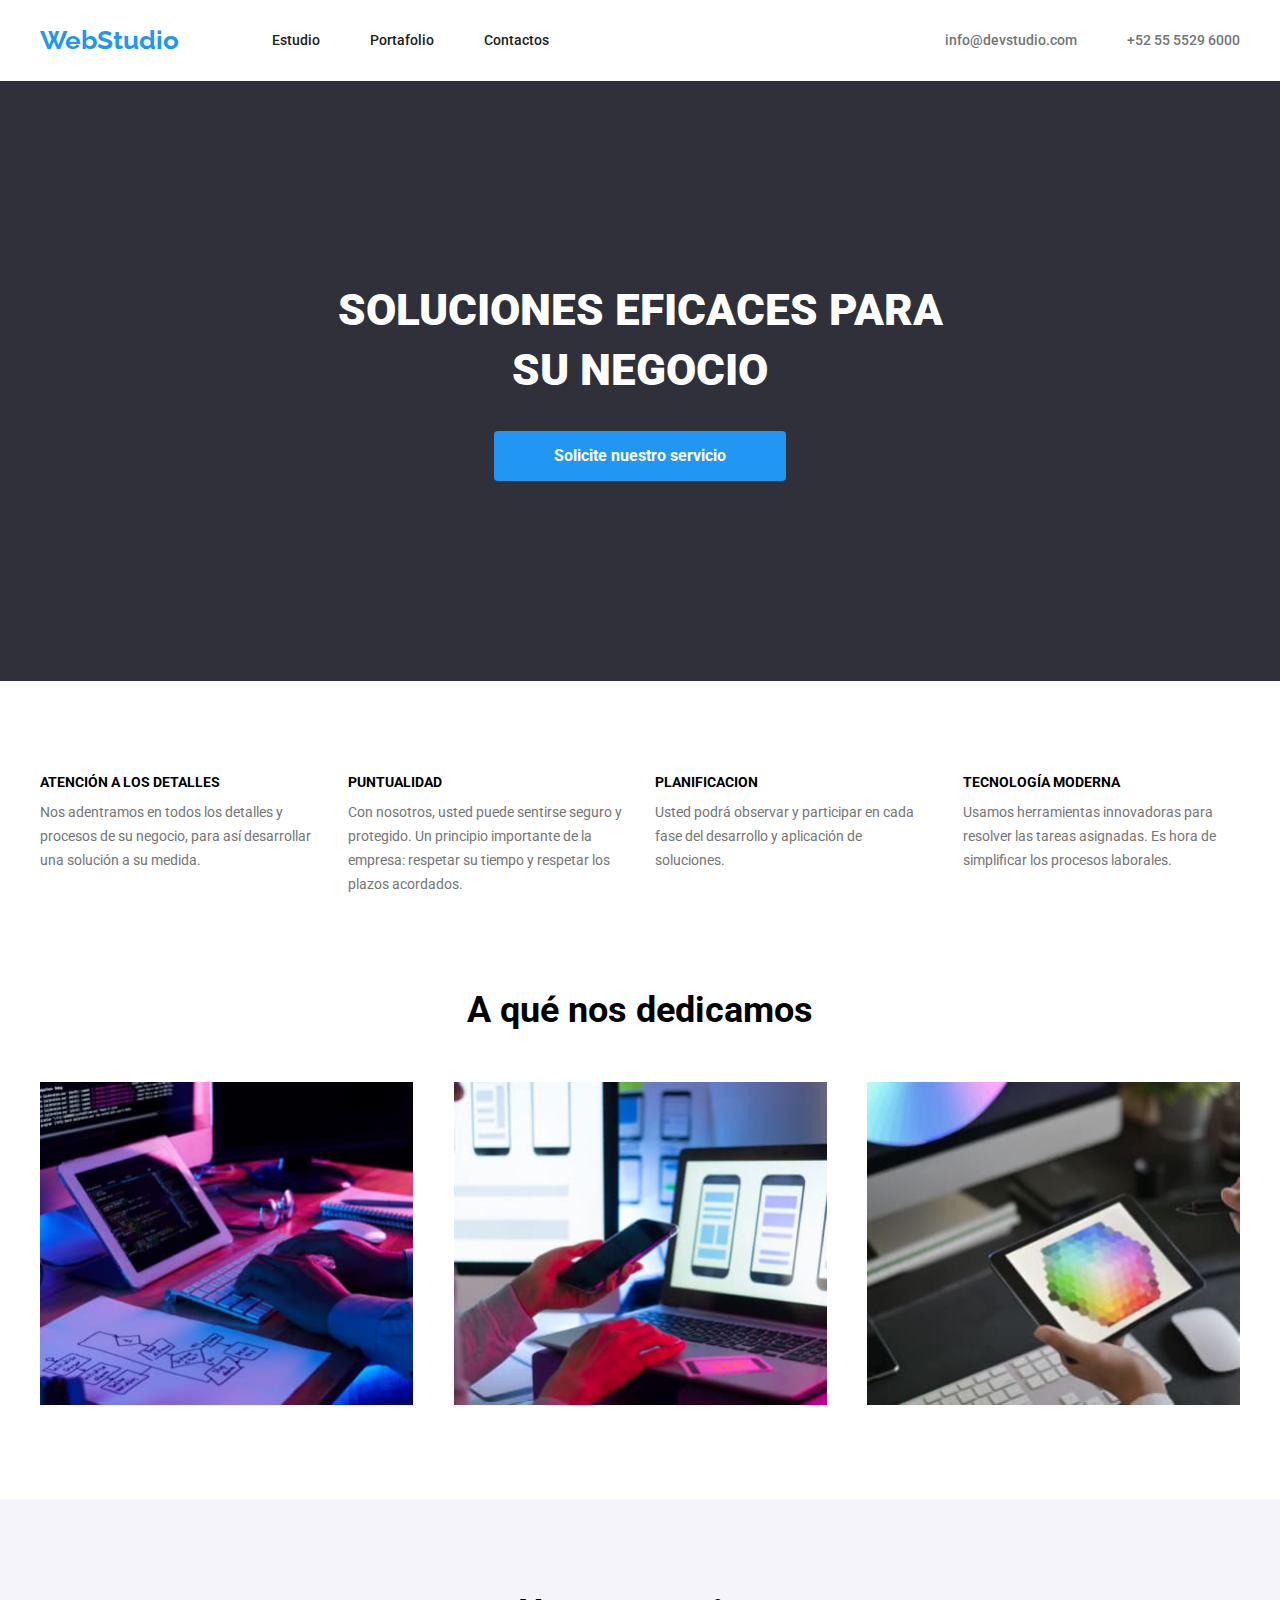
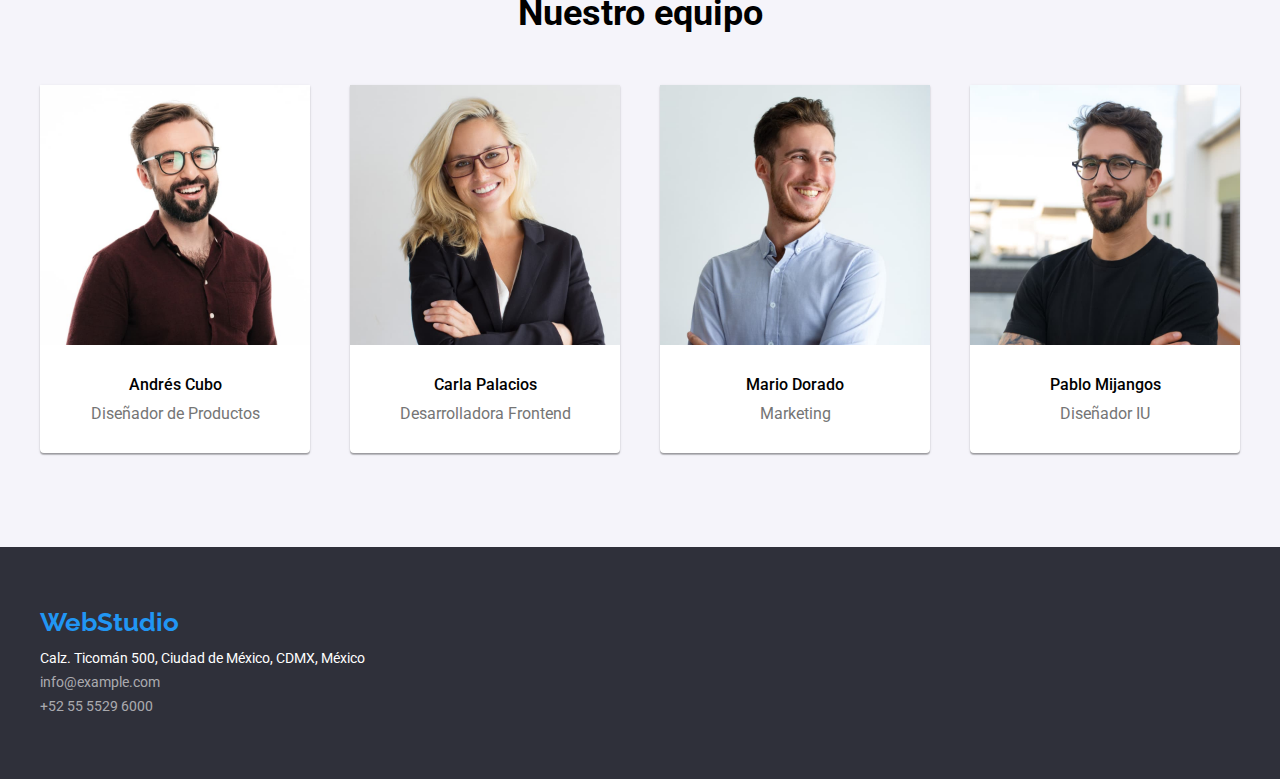
<file: index.html>
<!DOCTYPE html>
<html lang="en">
  <head>
    <!-- Normalizer  -->
    <link
      rel="stylesheet"
      href="https://cdnjs.cloudflare.com/ajax/libs/modern-normalize/1.0.0/modern-normalize.min.css"
    />

    <!-- Owner's Styles  -->
    <link rel="stylesheet" href="./css/styles.css" />

    <!-- Font's Styles  -->
    <link rel="preconnect" href="https://fonts.googleapis.com" />
    <link rel="preconnect" href="https://fonts.gstatic.com" crossorigin />
    <link
      href="https://fonts.googleapis.com/css2?family=Raleway:wght@700&family=Roboto:wght@400;500;700;900&display=swap"
      rel="stylesheet"
    />
    <meta charset="UTF-8" />
    <meta http-equiv="X-UA-Compatible" content="IE=edge" />
    <meta name="viewport" content="width=device-width, initial-scale=1.0" />
    <title>WebStudio</title>
  </head>
  <body>
    <header class="header-block container-head container">
      <nav class="container-nav">
        <a class="header-title" href="#">WebStudio</a>
        <ul class="list container-list-nav">
          <li>
            <a class="header-navigation page link" href="./index.html"
              >Estudio</a
            >
          </li>
          <li>
            <a class="header-navigation link" href="./portfolio.html"
              >Portafolio</a
            >
          </li>
          <li>
            <a class="header-navigation link" href="#">Contactos</a>
          </li>
        </ul>
      </nav>
      <ul class="list container-contact">
        <li>
          <a class="header-contact" href="mailto:info@devstudio.com"
            >info@devstudio.com</a
          >
        </li>
        <li>
          <a class="header-contact" href="tel:+525555296000"
            >+52 55 5529 6000</a
          >
        </li>
      </ul>
    </header>

    <main>
      <section class="main-top">
        <section class="container-top-main container">
          <h1 class="main-title">SOLUCIONES EFICACES PARA SU NEGOCIO</h1>
          <button class="button pointer" type="button">
            Solicite nuestro servicio
          </button>
        </section>
      </section>

      <section class="main-middle container">
        <section class="main-element-middle1">
          <h2 style="display: none">Beneficios</h2>
          <ul class="list container-main-middle1">
            <li class="list-main-middle1">
              <h3 class="subtitle-main-block">ATENCIÓN A LOS DETALLES</h3>
              <p class="text-main-block">
                Nos adentramos en todos los detalles y procesos de su negocio,
                para así desarrollar una solución a su medida.
              </p>
            </li>
            <li class="list-main-middle1">
              <h3 class="subtitle-main-block">PUNTUALIDAD</h3>
              <p class="text-main-block">
                Con nosotros, usted puede sentirse seguro y protegido. Un
                principio importante de la empresa: respetar su tiempo y
                respetar los plazos acordados.
              </p>
            </li>
            <li class="list-main-middle1">
              <h3 class="subtitle-main-block">PLANIFICACION</h3>
              <p class="text-main-block">
                Usted podrá observar y participar en cada fase del desarrollo y
                aplicación de soluciones.
              </p>
            </li>
            <li class="list-main-middle1">
              <h3 class="subtitle-main-block">TECNOLOGÍA MODERNA</h3>
              <p class="text-main-block">
                Usamos herramientas innovadoras para resolver las tareas
                asignadas. Es hora de simplificar los procesos laborales.
              </p>
            </li>
          </ul>
        </section>
        <section class="main-element-middle2">
          <h2 class="subtitle2-main-block">A qué nos dedicamos</h2>
          <ul class="list container-main-bottom">
            <li class="list-main-middle2">
              <img
                src="./images/typing_tablet.jpg"
                alt="Someone typing code in a keyboard front a tablet"
                width="373"
              />
            </li>
            <li class="list-main-middle2">
              <img
                src="./images/laptop_phone.jpg"
                alt="Someone watching the phone and using a laptop"
                width="373"
              />
            </li>
            <li class="list-main-middle2">
              <img
                src="./images/tablet_panelcolor.jpg"
                alt="A tablet showing a color panel"
                width="373"
              />
            </li>
          </ul>
        </section>
      </section>
      <section class="main-bottom-block">
        <section class="container">
          <h2 class="subtitle2-main-block">Nuestro equipo</h2>
          <ul class="list container-main-bottom">
            <li class="main-bottom-list">
              <img
                src="./images/man_glasses.jpg"
                alt="Andrés Cubo"
                width="270"
              />
              <h3 class="subtitle-bottom-block">Andrés Cubo</h3>
              <p class="text-bottom-block">Diseñador de Productos</p>
            </li>
            <li class="main-bottom-list">
              <img
                src="./images/girl_glasses.jpg"
                alt="Carla Palacios"
                width="270"
              />
              <h3 class="subtitle-bottom-block">Carla Palacios</h3>
              <p class="text-bottom-block">Desarrolladora Frontend</p>
            </li>
            <li class="main-bottom-list">
              <img
                src="./images/man_blue_shirt.jpg"
                alt="Mario Dorado"
                width="270"
              />
              <h3 class="subtitle-bottom-block">Mario Dorado</h3>
              <p class="text-bottom-block">Marketing</p>
            </li>
            <li class="main-bottom-list">
              <img
                src="./images/man_black_tshirt.jpg"
                alt="Pablo Mijangos"
                width="270"
              />
              <h3 class="subtitle-bottom-block">Pablo Mijangos</h3>
              <p class="text-bottom-block">Diseñador IU</p>
            </li>
          </ul>
        </section>
      </section>
    </main>
    <footer class="main-top">
      <section class="container footer-style">
        <a class="header-title" href="./index.html">WebStudio</a>
        <address class="footer-address">
          <ul class="list">
            <li>
              <a
                class="text-main-block color-text-white footer-text-behavior"
                href="https://goo.gl/maps/GB3hHYx3USkWvwVn7"
                target="_blank"
                rel="noopener noreferrer"
                >Calz. Ticomán 500, Ciudad de México, CDMX, México</a
              >
            </li>
            <li>
              <a
                class="text-main-block color-text-gray footer-text-behavior"
                href="mailto:info@example.com"
                >info@example.com</a
              >
            </li>
            <li>
              <a
                class="text-main-block color-text-gray footer-text-behavior"
                href="tel:+525555296000"
                >+52 55 5529 6000</a
              >
            </li>
          </ul>
        </address>
      </section>
    </footer>
  </body>
</html>
</file>
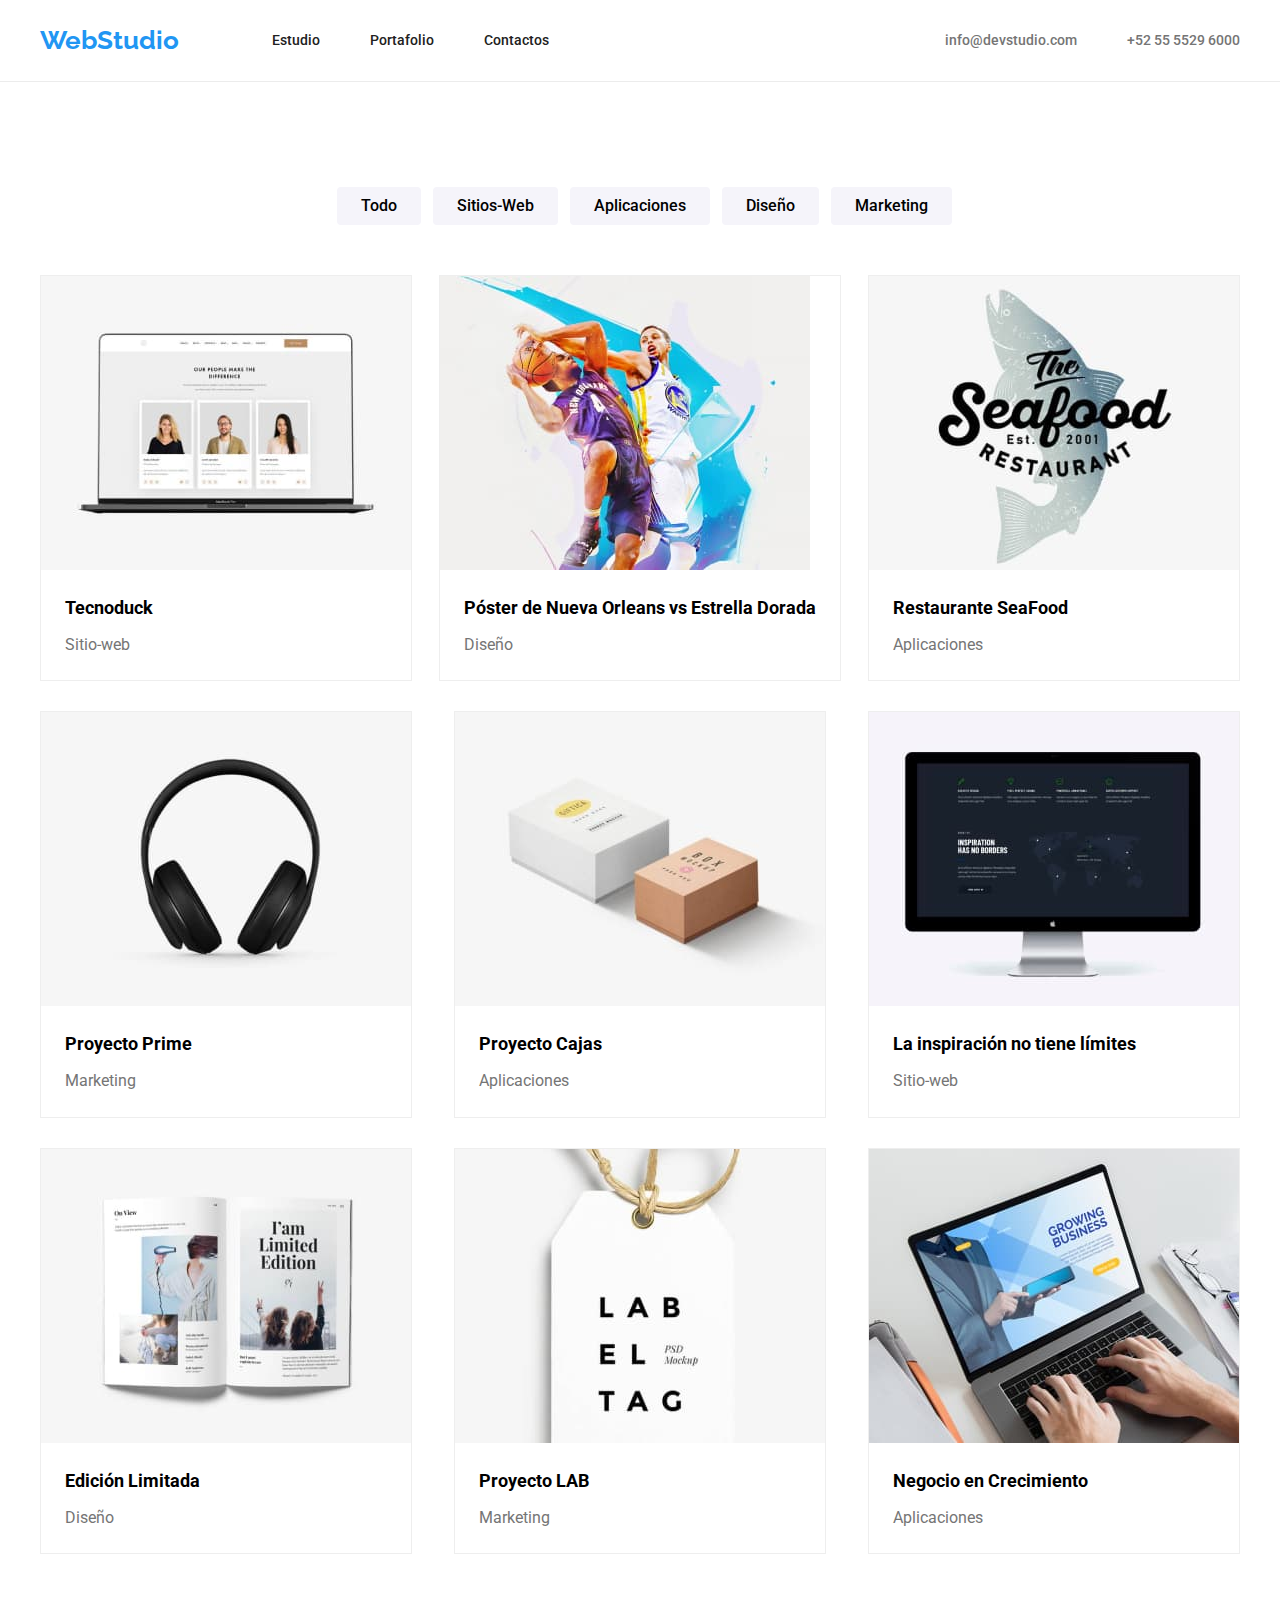
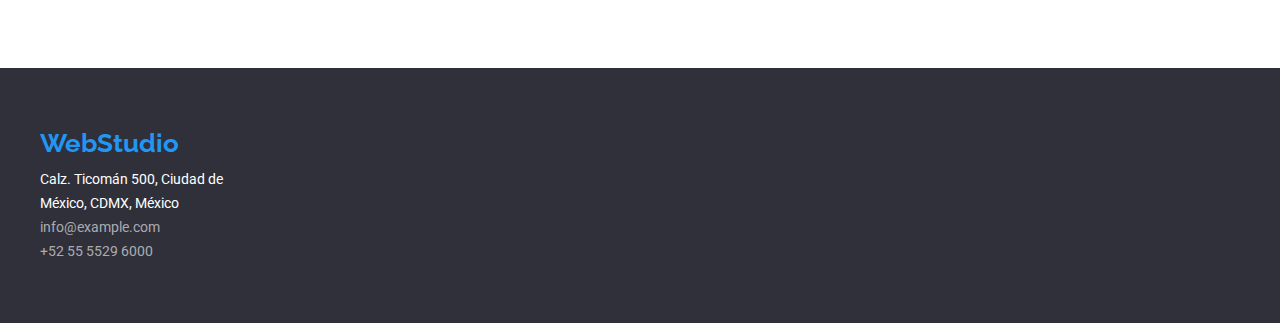
<file: portfolio.html>
<!DOCTYPE html>
<html lang="en">
  <head>
    <!-- Normalizer  -->
    <link
      rel="stylesheet"
      href="https://cdnjs.cloudflare.com/ajax/libs/modern-normalize/1.0.0/modern-normalize.min.css"
    />

    <!-- Owner's Styles  -->
    <link rel="stylesheet" href="./css/styles.css" />

    <!-- Font's Styles  -->
    <link rel="preconnect" href="https://fonts.googleapis.com" />
    <link rel="preconnect" href="https://fonts.gstatic.com" crossorigin />
    <link
      href="https://fonts.googleapis.com/css2?family=Raleway:wght@700&family=Roboto:wght@400;500;700;900&display=swap"
      rel="stylesheet"
    />

    <meta charset="UTF-8" />
    <meta http-equiv="X-UA-Compatible" content="IE=edge" />
    <meta name="viewport" content="width=device-width, initial-scale=1.0" />
    <title>Portafolio</title>
  </head>
  <body>
    <header class="header-border-portfolio">
      <div class="header-block container-head container">
        <nav class="container-nav">
          <a class="header-title" href="#">WebStudio</a>
          <ul class="list container-list-nav">
            <li>
              <a class="header-navigation link" href="./index.html">Estudio</a>
            </li>
            <li>
              <a class="header-navigation page link" href="./portfolio.html"
                >Portafolio</a
              >
            </li>
            <li>
              <a class="header-navigation link" href="#">Contactos</a>
            </li>
          </ul>
        </nav>
        <ul class="list container-contact">
          <li>
            <a class="header-contact" href="mailto:info@devstudio.com"
              >info@devstudio.com</a
            >
          </li>
          <li>
            <a class="header-contact" href="tel:+525555296000"
              >+52 55 5529 6000</a
            >
          </li>
        </ul>
      </div>
    </header>
    <main class="container main-portfolio">
      <nav class="nav-main-portfolio">
        <button class="button-portfolio pointer" type="button">Todo</button>
        <button class="button-portfolio pointer" type="button">
          Sitios-Web
        </button>
        <button class="button-portfolio pointer" type="button">
          Aplicaciones
        </button>
        <button class="button-portfolio pointer" type="button">Diseño</button>
        <button class="button-portfolio pointer" type="button">
          Marketing
        </button>
      </nav>

      <ul class="list container-main-portfolio">
        <li class="pointer main-list-portfolio">
          <img src="./images/tecnoduck.jpg" alt="Tecnoduck" width="370" />
          <h3 class="main-name-service">Tecnoduck</h3>
          <p class="main-desc-service">Sitio-web</p>
        </li>
        <li class="pointer main-list-portfolio">
          <img src="./images/nba_players.jpg" alt="Poster NBA" width="370" />
          <h3 class="main-name-service">
            Póster de Nueva Orleans vs Estrella Dorada
          </h3>
          <p class="main-desc-service">Diseño</p>
        </li>
        <li class="pointer main-list-portfolio">
          <img
            src="./images/restaurant_seafood.jpg"
            alt="Restaurante SeaFood"
            width="370"
          />
          <h3 class="main-name-service">Restaurante SeaFood</h3>
          <p class="main-desc-service">Aplicaciones</p>
        </li>
        <li class="pointer main-list-portfolio">
          <img src="./images/headphone.jpg" alt="Headphone" width="370" />
          <h3 class="main-name-service">Proyecto Prime</h3>
          <p class="main-desc-service">Marketing</p>
        </li>
        <li class="pointer main-list-portfolio">
          <img src="./images/two_boxes.jpg" alt="Dos cajas" width="370" />
          <h3 class="main-name-service">Proyecto Cajas</h3>
          <p class="main-desc-service">Aplicaciones</p>
        </li>
        <li class="pointer main-list-portfolio">
          <img src="./images/monitor.jpg" alt="Monitor" width="370" />
          <h3 class="main-name-service">La inspiración no tiene límites</h3>
          <p class="main-desc-service">Sitio-web</p>
        </li>
        <li class="pointer main-list-portfolio">
          <img src="./images/magazine.jpg" alt="Revista" width="370" />
          <h3 class="main-name-service">Edición Limitada</h3>
          <p class="main-desc-service">Diseño</p>
        </li>
        <li class="pointer main-list-portfolio">
          <img src="./images/label.jpg" alt="Etiqueta Lab" width="370" />
          <h3 class="main-name-service">Proyecto LAB</h3>
          <p class="main-desc-service">Marketing</p>
        </li>
        <li class="pointer main-list-portfolio">
          <img src="./images/typing_computer.jpg" alt="Portatil" width="370" />
          <h3 class="main-name-service">Negocio en Crecimiento</h3>
          <p class="main-desc-service">Aplicaciones</p>
        </li>
      </ul>
    </main>
    <footer class="main-top">
      <section class="container footer-style">
        <a class="header-title" href="./index.html">WebStudio</a>
        <address class="footer-address">
          <ul class="list footer-list-portfolio">
            <li>
              <a
                class="text-main-block color-text-white footer-text-behavior"
                href="https://goo.gl/maps/GB3hHYx3USkWvwVn7"
                target="_blank"
                rel="noopener noreferrer"
                >Calz. Ticomán 500, Ciudad de México, CDMX, México</a
              >
            </li>
            <li>
              <a
                class="text-main-block color-text-gray footer-text-behavior"
                href="mailto:info@example.com"
                >info@example.com</a
              >
            </li>
            <li>
              <a
                class="text-main-block color-text-gray footer-text-behavior"
                href="tel:+525555296000"
                >+52 55 5529 6000</a
              >
            </li>
          </ul>
        </address>
      </section>
    </footer>
  </body>
</html>
</file>
<file: css/styles.css>
/* ********************* */
/* ********************* */
/* Normalize Section*/
body {
  font-family: 'Roboto';
}

h1,
h2,
h3,
h4,
h5,
h6,
p {
  margin: 0;
}

img {
  display: block;
  max-width: 100%;
  height: auto;
}

address {
  font-style: normal;
}

.link {
  text-decoration: none;
  color: currentColor;
}

.list {
  list-style: none;
  padding: 0;
  margin: 0;
}

/* ********************* */
/* ********************* */
.container {
  width: 1200px;
  margin: 0 auto;
}
.container-head {
  display: flex;
  padding: 25px 0;
}

.container-nav {
  display: flex;
  width: 50%;
}

.container-list-nav {
  display: flex;
  align-items: center;
}

.container-contact {
  display: flex;
  justify-content: flex-end;
  align-items: center;
  width: 50%;
}

.container-top-main {
  padding: 200px 0;
}

.container-main-middle1 {
  display: flex;
}

.container-main-bottom {
  display: flex;
  justify-content: space-between;
}

.container-main-portfolio {
  display: flex;
  flex-wrap: wrap;
  justify-content: space-between;
  margin-top: 50px;
}

/* ********************* */
/* ********************* */
/* Header's Styles */
.header-block {
  font-weight: 500;
  font-size: 14px;
  line-height: 1.14;
  color: #212121;
}

.header-title {
  font-family: 'Raleway';
  font-weight: 700;
  font-size: 26px;
  line-height: 1.2;
  color: #2196f3;
  text-decoration: none;
  margin-right: 93px;
  text-align: center;
}

.header-navigation {
  margin-right: 50px;
}

.header-navigation:hover {
  color: #2196f3;
}

.page:visited {
  color: #2196f3;
}

.header-contact {
  color: #757575;
  text-decoration: none;
  margin-left: 50px;
}

.header-contact:hover {
  color: #2196f3;
}

/* ********************* */
/* ********************* */
/* Main's Styles */
.main-top {
  background-color: #2f303a;
}

.main-title {
  width: 55%;
  font-weight: 900;
  font-size: 44px;
  line-height: 1.36;
  color: #ffffff;
  text-align: center;
  margin: 0 auto 30px auto;
}

.button {
  font-weight: 700;
  font-size: 16px;
  line-height: 1.9;
  border: none;
  color: #ffffff;
  background-color: #2196f3;
  text-decoration: none;
  padding: 10px 60px;
  display: block;
  margin: 0 auto;
  border-radius: 4px;
}

.pointer {
  cursor: pointer;
}

.main-middle {
  padding: 94px 0;
}

.main-element-middle1 {
  margin-bottom: 94px;
}

.list-main-middle1 {
  width: 25%;
}

.list-main-middle1:first-child {
  margin-right: 15px;
}

.list-main-middle1:not(:first-child):not(:last-child) {
  margin: 0 15px;
}

.list-main-middle1:last-child {
  margin-left: 15px;
}

.subtitle-main-block {
  font-weight: 700;
  font-size: 14px;
  line-height: 1.14;
}

.text-main-block {
  margin-top: 10px;
  font-weight: 400;
  font-size: 14px;
  line-height: 1.7;
  color: #757575;
}

.main-element-middle2 {
  margin-top: 94px;
}

.subtitle2-main-block {
  font-weight: 700;
  font-size: 36px;
  line-height: 1.16;
  text-align: center;
  margin-bottom: 50px;
}

.main-bottom-list {
  background-color: #ffffff;
  box-shadow: 0px 1px 3px rgba(0, 0, 0, 0.12), 0px 1px 1px rgba(0, 0, 0, 0.14),
    0px 2px 1px rgba(0, 0, 0, 0.2);
  border-radius: 0px 0px 4px 4px;
}

.main-bottom-block {
  background-color: #f5f4fa;
  padding: 94px 0;
}

.subtitle-bottom-block {
  font-weight: 500;
  font-size: 16px;
  line-height: 1.19;
  text-align: center;
  margin-top: 30px;
  margin-bottom: 10px;
}

.text-bottom-block {
  font-weight: 400;
  font-size: 16px;
  line-height: 1.19;
  color: #757575;
  text-align: center;
  margin-top: 10px;
  margin-bottom: 30px;
}

/* ********************* */
/* ********************* */
/* Main Portfolio's Styles */
.header-border-portfolio {
  border-bottom: 1px solid #ececec;
}

.main-portfolio {
  margin-top: 105px;
  margin-bottom: 84px;
}

.nav-main-portfolio {
  text-align: center;
}

.button-portfolio {
  font-family: 'Roboto';
  font-weight: 500;
  font-size: 16px;
  line-height: 1.6;
  background: #f5f4fa;
  border: none;
  border-radius: 4px;
  margin-left: 8px;
  padding: 6px 24px;
}

.button-portfolio:hover {
  background-color: #2196f3;
  color: #ffffff;
  box-shadow: 0px 3px 1px rgba(0, 0, 0, 0.1), 0px 1px 2px rgba(0, 0, 0, 0.08),
    0px 2px 2px rgba(0, 0, 0, 0.12);
}

.main-name-service {
  font-weight: 700;
  font-size: 18px;
  line-height: 2;
  margin: 20px 24px 4px;
}

.main-desc-service {
  font-weight: 400;
  font-size: 16px;
  line-height: 1.9;
  color: #757575;
  margin: 4px 24px 20px;
}

.main-list-portfolio {
  border: 1px solid #eeeeee;
  margin-bottom: 30px;
}

.main-list-portfolio:hover {
  border: 1px solid #eeeeee;
  box-shadow: 0px 1px 1px rgba(0, 0, 0, 0.12), 0px 4px 4px rgba(0, 0, 0, 0.06),
    1px 4px 6px rgba(0, 0, 0, 0.16);
}

/* ********************* */
/* ********************* */
/* Footer's Styles */
.color-text-white {
  color: #ffffff;
  text-decoration: none;
}

.color-text-gray {
  color: rgba(255, 255, 255, 0.6);
  text-decoration: none;
}

.footer-text-behavior {
  font-style: normal;
  text-decoration: none;
}

.footer-text-behavior:hover {
  color: #2196f3;
}

.footer-style {
  padding: 60px 0;
}

.footer-list-portfolio {
  width: 230px;
}

.footer-address {
  margin-top: 9px;
}
</file>
